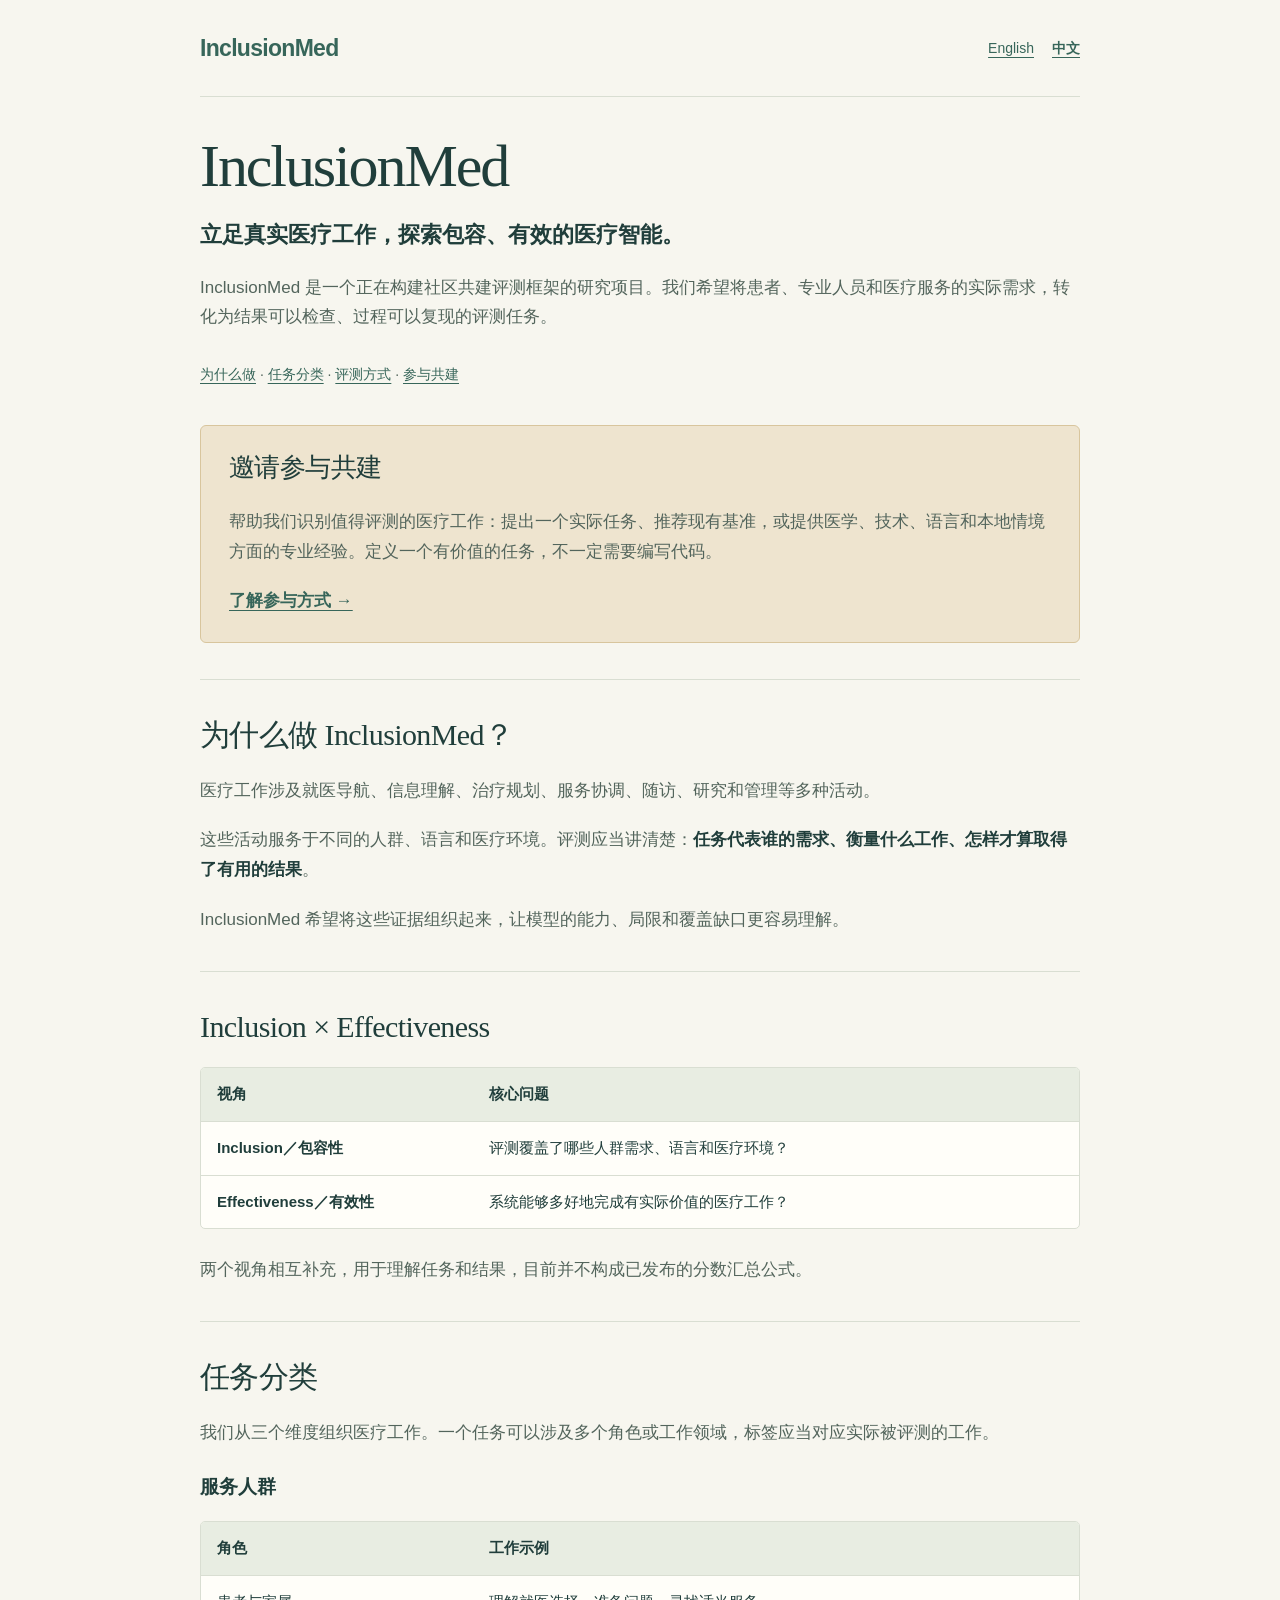
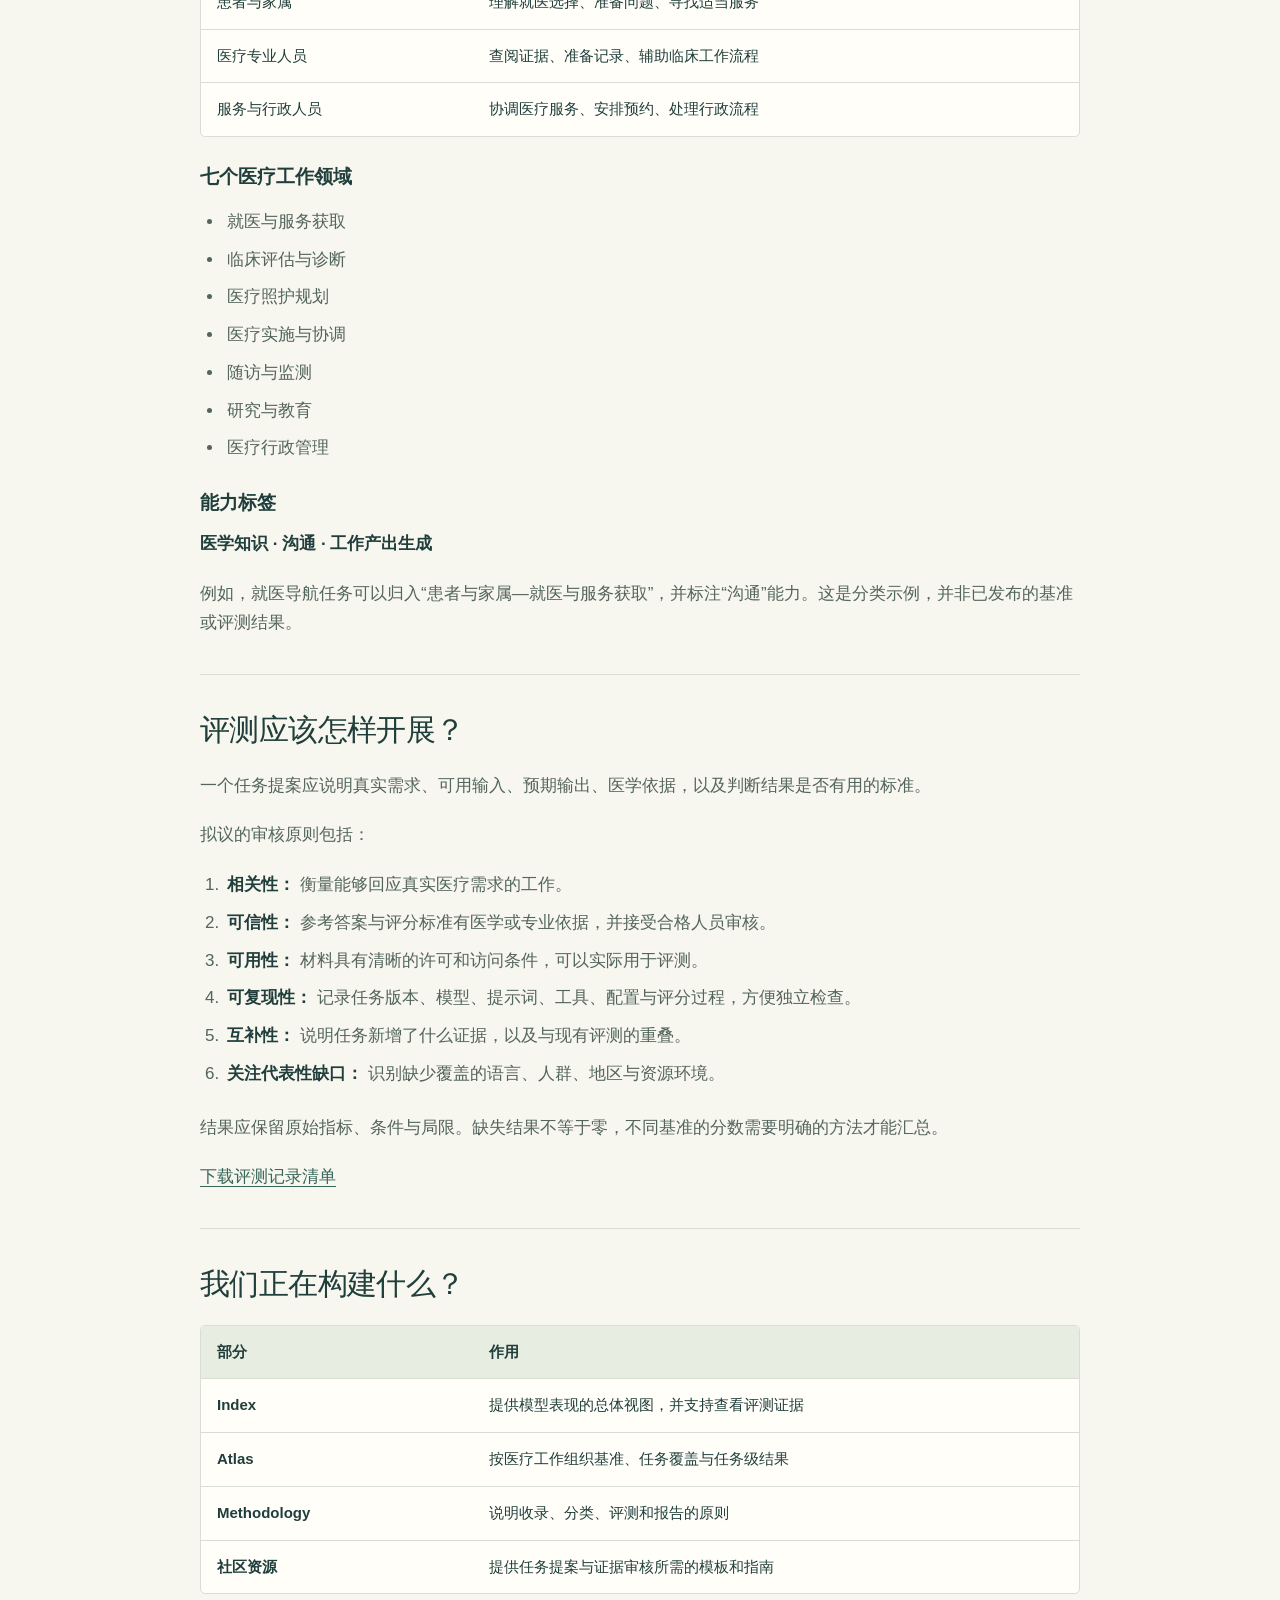
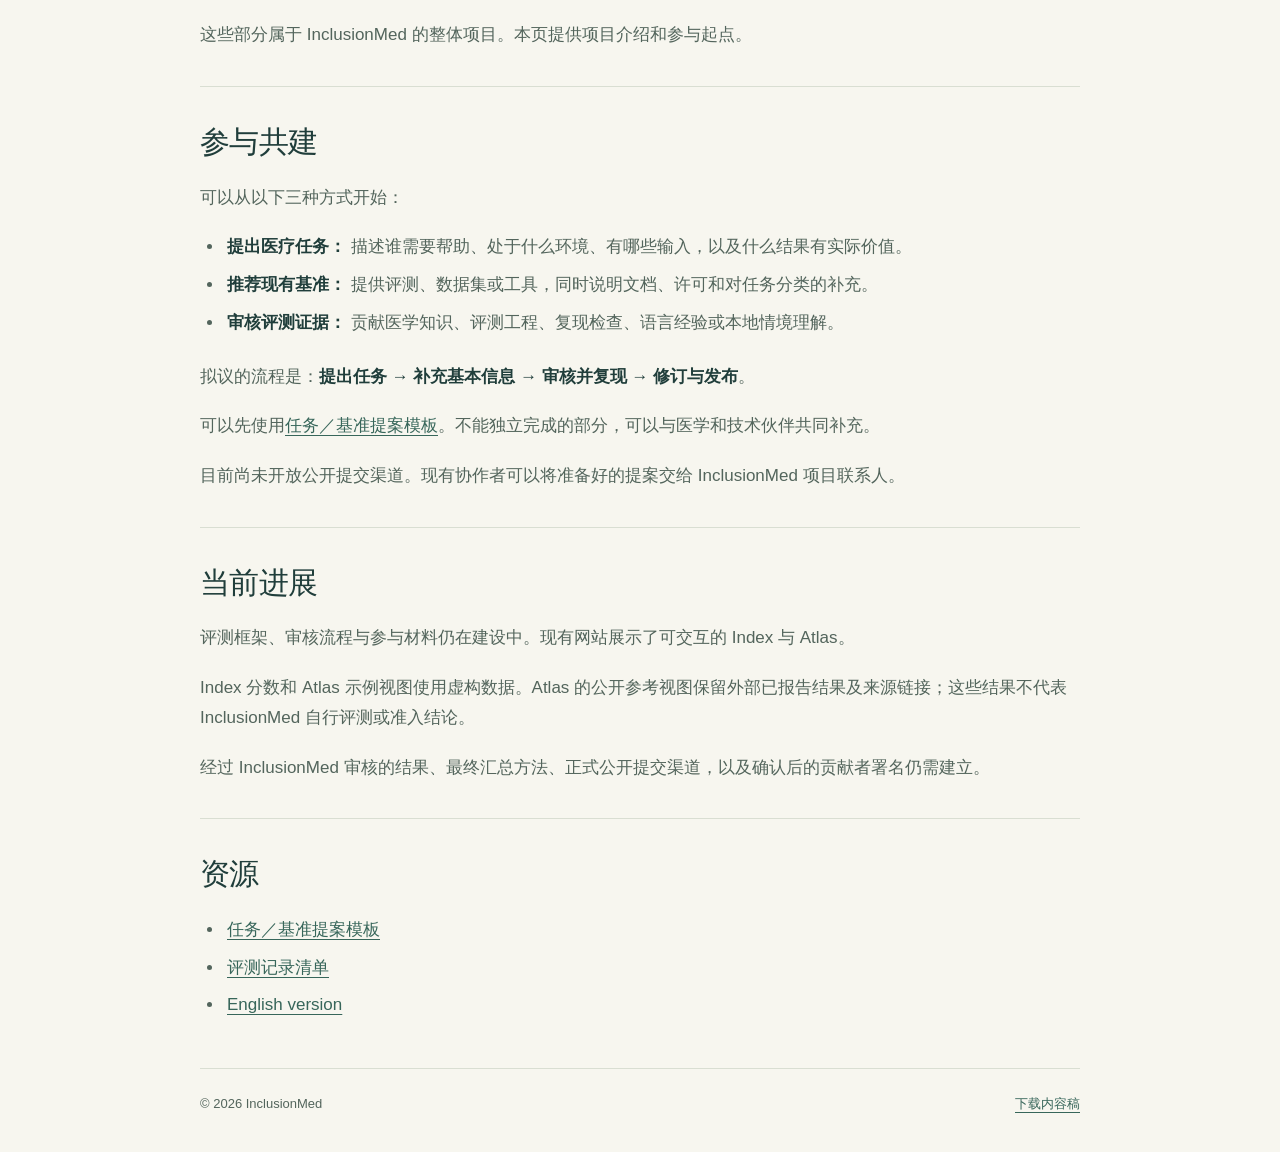
<file: index.zh-CN.html>
<!doctype html><html lang="zh-CN"><head><meta charset="utf-8"><meta name="viewport" content="width=device-width,initial-scale=1"><title>InclusionMed — 研究项目介绍</title><meta name="description" content="InclusionMed 医疗 AI 评测研究项目：包容性、有效性、医疗任务分类与社区共建。"><link rel="icon" type="image/svg+xml" href="data:,"><link rel="stylesheet" href="assets/site.css"></head><body><a class="skip-link" href="#main">跳转到正文</a><header class="page-header"><a class="wordmark" href="index.zh-CN.html">InclusionMed</a><nav aria-label="语言"><a href="index.html" >English</a><a href="index.zh-CN.html" aria-current="page">中文</a></nav></header><main id="main"><div class="hero"><h1 id="inclusionmed">InclusionMed</h1>
<p><strong>立足真实医疗工作，探索包容、有效的医疗智能。</strong></p>
<p>InclusionMed 是一个正在构建社区共建评测框架的研究项目。我们希望将患者、专业人员和医疗服务的实际需求，转化为结果可以检查、过程可以复现的评测任务。</p>
<p><a href="#%E4%B8%BA%E4%BB%80%E4%B9%88%E5%81%9A-inclusionmed">为什么做</a> · <a href="#%E4%BB%BB%E5%8A%A1%E5%88%86%E7%B1%BB">任务分类</a> · <a href="#%E8%AF%84%E6%B5%8B%E5%BA%94%E8%AF%A5%E6%80%8E%E6%A0%B7%E5%BC%80%E5%B1%95">评测方式</a> · <a href="#%E5%8F%82%E4%B8%8E%E5%85%B1%E5%BB%BA">参与共建</a></p>
</div><section class="content-section callout" aria-labelledby="邀请参与共建"><h2 id="邀请参与共建">邀请参与共建</h2>
<p>帮助我们识别值得评测的医疗工作：提出一个实际任务、推荐现有基准，或提供医学、技术、语言和本地情境方面的专业经验。定义一个有价值的任务，不一定需要编写代码。</p>
<p><a href="#%E5%8F%82%E4%B8%8E%E5%85%B1%E5%BB%BA">了解参与方式 →</a></p>
</section>
<section class="content-section" aria-labelledby="为什么做-inclusionmed"><h2 id="为什么做-inclusionmed">为什么做 InclusionMed？</h2>
<p>医疗工作涉及就医导航、信息理解、治疗规划、服务协调、随访、研究和管理等多种活动。</p>
<p>这些活动服务于不同的人群、语言和医疗环境。评测应当讲清楚：<strong>任务代表谁的需求、衡量什么工作、怎样才算取得了有用的结果</strong>。</p>
<p>InclusionMed 希望将这些证据组织起来，让模型的能力、局限和覆盖缺口更容易理解。</p>
</section>
<section class="content-section" aria-labelledby="inclusion-effectiveness"><h2 id="inclusion-effectiveness">Inclusion × Effectiveness</h2>
<div class="table-scroll" tabindex="0" role="region" aria-label="项目信息表"><table>
<thead>
<tr>
<th>视角</th>
<th>核心问题</th>
</tr>
</thead>
<tbody>
<tr>
<td><strong>Inclusion／包容性</strong></td>
<td>评测覆盖了哪些人群需求、语言和医疗环境？</td>
</tr>
<tr>
<td><strong>Effectiveness／有效性</strong></td>
<td>系统能够多好地完成有实际价值的医疗工作？</td>
</tr>
</tbody>
</table></div>
<p>两个视角相互补充，用于理解任务和结果，目前并不构成已发布的分数汇总公式。</p>
</section>
<section class="content-section" aria-labelledby="任务分类"><h2 id="任务分类">任务分类</h2>
<p>我们从三个维度组织医疗工作。一个任务可以涉及多个角色或工作领域，标签应当对应实际被评测的工作。</p>
<h3 id="服务人群">服务人群</h3>
<div class="table-scroll" tabindex="0" role="region" aria-label="项目信息表"><table>
<thead>
<tr>
<th>角色</th>
<th>工作示例</th>
</tr>
</thead>
<tbody>
<tr>
<td>患者与家属</td>
<td>理解就医选择、准备问题、寻找适当服务</td>
</tr>
<tr>
<td>医疗专业人员</td>
<td>查阅证据、准备记录、辅助临床工作流程</td>
</tr>
<tr>
<td>服务与行政人员</td>
<td>协调医疗服务、安排预约、处理行政流程</td>
</tr>
</tbody>
</table></div>
<h3 id="七个医疗工作领域">七个医疗工作领域</h3>
<ul>
<li>就医与服务获取</li>
<li>临床评估与诊断</li>
<li>医疗照护规划</li>
<li>医疗实施与协调</li>
<li>随访与监测</li>
<li>研究与教育</li>
<li>医疗行政管理</li>
</ul>
<h3 id="能力标签">能力标签</h3>
<p><strong>医学知识 · 沟通 · 工作产出生成</strong></p>
<p>例如，就医导航任务可以归入“患者与家属—就医与服务获取”，并标注“沟通”能力。这是分类示例，并非已发布的基准或评测结果。</p>
</section>
<section class="content-section" aria-labelledby="评测应该怎样开展"><h2 id="评测应该怎样开展">评测应该怎样开展？</h2>
<p>一个任务提案应说明真实需求、可用输入、预期输出、医学依据，以及判断结果是否有用的标准。</p>
<p>拟议的审核原则包括：</p>
<ol>
<li><strong>相关性：</strong> 衡量能够回应真实医疗需求的工作。</li>
<li><strong>可信性：</strong> 参考答案与评分标准有医学或专业依据，并接受合格人员审核。</li>
<li><strong>可用性：</strong> 材料具有清晰的许可和访问条件，可以实际用于评测。</li>
<li><strong>可复现性：</strong> 记录任务版本、模型、提示词、工具、配置与评分过程，方便独立检查。</li>
<li><strong>互补性：</strong> 说明任务新增了什么证据，以及与现有评测的重叠。</li>
<li><strong>关注代表性缺口：</strong> 识别缺少覆盖的语言、人群、地区与资源环境。</li>
</ol>
<p>结果应保留原始指标、条件与局限。缺失结果不等于零，不同基准的分数需要明确的方法才能汇总。</p>
<p><a href="assets/docs/inclusionmed-evaluation-checklist.md" download="">下载评测记录清单</a></p>
</section>
<section class="content-section" aria-labelledby="我们正在构建什么"><h2 id="我们正在构建什么">我们正在构建什么？</h2>
<div class="table-scroll" tabindex="0" role="region" aria-label="项目信息表"><table>
<thead>
<tr>
<th>部分</th>
<th>作用</th>
</tr>
</thead>
<tbody>
<tr>
<td><strong>Index</strong></td>
<td>提供模型表现的总体视图，并支持查看评测证据</td>
</tr>
<tr>
<td><strong>Atlas</strong></td>
<td>按医疗工作组织基准、任务覆盖与任务级结果</td>
</tr>
<tr>
<td><strong>Methodology</strong></td>
<td>说明收录、分类、评测和报告的原则</td>
</tr>
<tr>
<td><strong>社区资源</strong></td>
<td>提供任务提案与证据审核所需的模板和指南</td>
</tr>
</tbody>
</table></div>
<p>这些部分属于 InclusionMed 的整体项目。本页提供项目介绍和参与起点。</p>
</section>
<section class="content-section" aria-labelledby="参与共建"><h2 id="参与共建">参与共建</h2>
<p>可以从以下三种方式开始：</p>
<ul>
<li><strong>提出医疗任务：</strong> 描述谁需要帮助、处于什么环境、有哪些输入，以及什么结果有实际价值。</li>
<li><strong>推荐现有基准：</strong> 提供评测、数据集或工具，同时说明文档、许可和对任务分类的补充。</li>
<li><strong>审核评测证据：</strong> 贡献医学知识、评测工程、复现检查、语言经验或本地情境理解。</li>
</ul>
<p>拟议的流程是：<strong>提出任务 → 补充基本信息 → 审核并复现 → 修订与发布</strong>。</p>
<p>可以先使用<a href="assets/docs/inclusionmed-task-proposal.md" download="">任务／基准提案模板</a>。不能独立完成的部分，可以与医学和技术伙伴共同补充。</p>
<p>目前尚未开放公开提交渠道。现有协作者可以将准备好的提案交给 InclusionMed 项目联系人。</p>
</section>
<section class="content-section" aria-labelledby="当前进展"><h2 id="当前进展">当前进展</h2>
<p>评测框架、审核流程与参与材料仍在建设中。现有网站展示了可交互的 Index 与 Atlas。</p>
<p>Index 分数和 Atlas 示例视图使用虚构数据。Atlas 的公开参考视图保留外部已报告结果及来源链接；这些结果不代表 InclusionMed 自行评测或准入结论。</p>
<p>经过 InclusionMed 审核的结果、最终汇总方法、正式公开提交渠道，以及确认后的贡献者署名仍需建立。</p>
</section>
<section class="content-section" aria-labelledby="资源"><h2 id="资源">资源</h2>
<ul>
<li><a href="assets/docs/inclusionmed-task-proposal.md" download="">任务／基准提案模板</a></li>
<li><a href="assets/docs/inclusionmed-evaluation-checklist.md" download="">评测记录清单</a></li>
<li><a href="index.html">English version</a></li>
</ul>
</section></main><footer><span>© 2026 InclusionMed</span><a href="README.zh-CN.md" download>下载内容稿</a></footer></body></html>
</file>
<file: assets/site.css>
:root{color-scheme:light;--paper:#f7f6ef;--ink:#203e3b;--muted:#53655c;--rule:#d9ded2;--green:#37665a;--gold:#d8b678}
*{box-sizing:border-box}html{scroll-behavior:smooth;scroll-padding-top:28px}body{margin:0;background:var(--paper);color:var(--ink);font:17px/1.75 -apple-system,BlinkMacSystemFont,'Segoe UI','PingFang SC',sans-serif}a{color:var(--green);text-underline-offset:4px}a:hover{color:#285347}a:focus-visible,[tabindex]:focus-visible{outline:2px solid var(--green);outline-offset:5px}.page-header,main,footer{width:min(880px,calc(100% - 48px));margin-inline:auto}.page-header{display:flex;align-items:center;justify-content:space-between;gap:24px;padding:28px 0;border-bottom:1px solid var(--rule)}.wordmark{font-size:23px;font-weight:650;letter-spacing:-.7px;text-decoration:none}.page-header nav{display:flex;gap:18px;font-size:14px}.page-header nav a[aria-current=page]{font-weight:650}main{padding:36px 0 40px;overflow-wrap:break-word}h1,h2,h3{line-height:1.25}h1{font:400 clamp(40px,6vw,60px)/1.12 Georgia,'Times New Roman',serif;letter-spacing:-.035em;margin:0 0 18px}h2{font:400 30px/1.25 Georgia,'Times New Roman',serif;letter-spacing:-.02em;margin:0 0 22px}h3{font-size:19px;margin:28px 0 14px}p{margin:0 0 20px;color:var(--muted)}strong{font-weight:650;color:var(--ink)}.hero>p:first-of-type{font-size:22px;line-height:1.55}.hero>p:last-child{font-size:14px;line-height:2.1;margin:28px 0 0}.content-section{border-top:1px solid var(--rule);padding-top:36px;margin-top:36px}.content-section>:last-child{margin-bottom:0}.callout{background:#eee4cf;border:1px solid #d8c59d;border-radius:6px;padding:26px 28px}.callout h2{font-size:26px}.callout a{font-weight:650}.table-scroll{overflow:auto;border:1px solid var(--rule);border-radius:5px;margin:22px 0 26px;background:#fffef9}.table-scroll table{border-collapse:collapse;width:100%;font-size:15px;line-height:1.65;min-width:400px}th,td{text-align:left;vertical-align:top;padding:14px 16px;border-bottom:1px solid var(--rule)}th{background:#e8ede2;font-weight:650}td:first-child{width:31%}tr:last-child td{border-bottom:0}ul,ol{padding-left:24px;margin:18px 0 24px}li{padding-left:3px;margin:8px 0;color:var(--muted)}footer{display:flex;flex-wrap:wrap;justify-content:space-between;gap:16px;border-top:1px solid var(--rule);padding:24px 0 36px;color:var(--muted);font-size:13px}.skip-link{position:absolute;left:12px;top:0;transform:translateY(-150%);background:var(--ink);color:white;padding:12px;z-index:10}.skip-link:focus{transform:none}@media(max-width:600px){.page-header,main,footer{width:calc(100% - 36px)}.page-header{padding:20px 0;gap:12px}.wordmark{font-size:21px}.page-header nav{gap:12px;font-size:13px}main{padding-top:28px}.hero>p:first-of-type{font-size:20px}h2{font-size:27px}.callout{padding:22px 20px}.callout h2{font-size:24px}.content-section{padding-top:28px;margin-top:28px}.table-scroll table{font-size:14px}th,td{padding:12px}.hero>p:last-child{font-size:13px}}@media(prefers-reduced-motion:reduce){html{scroll-behavior:auto}}
</file>
